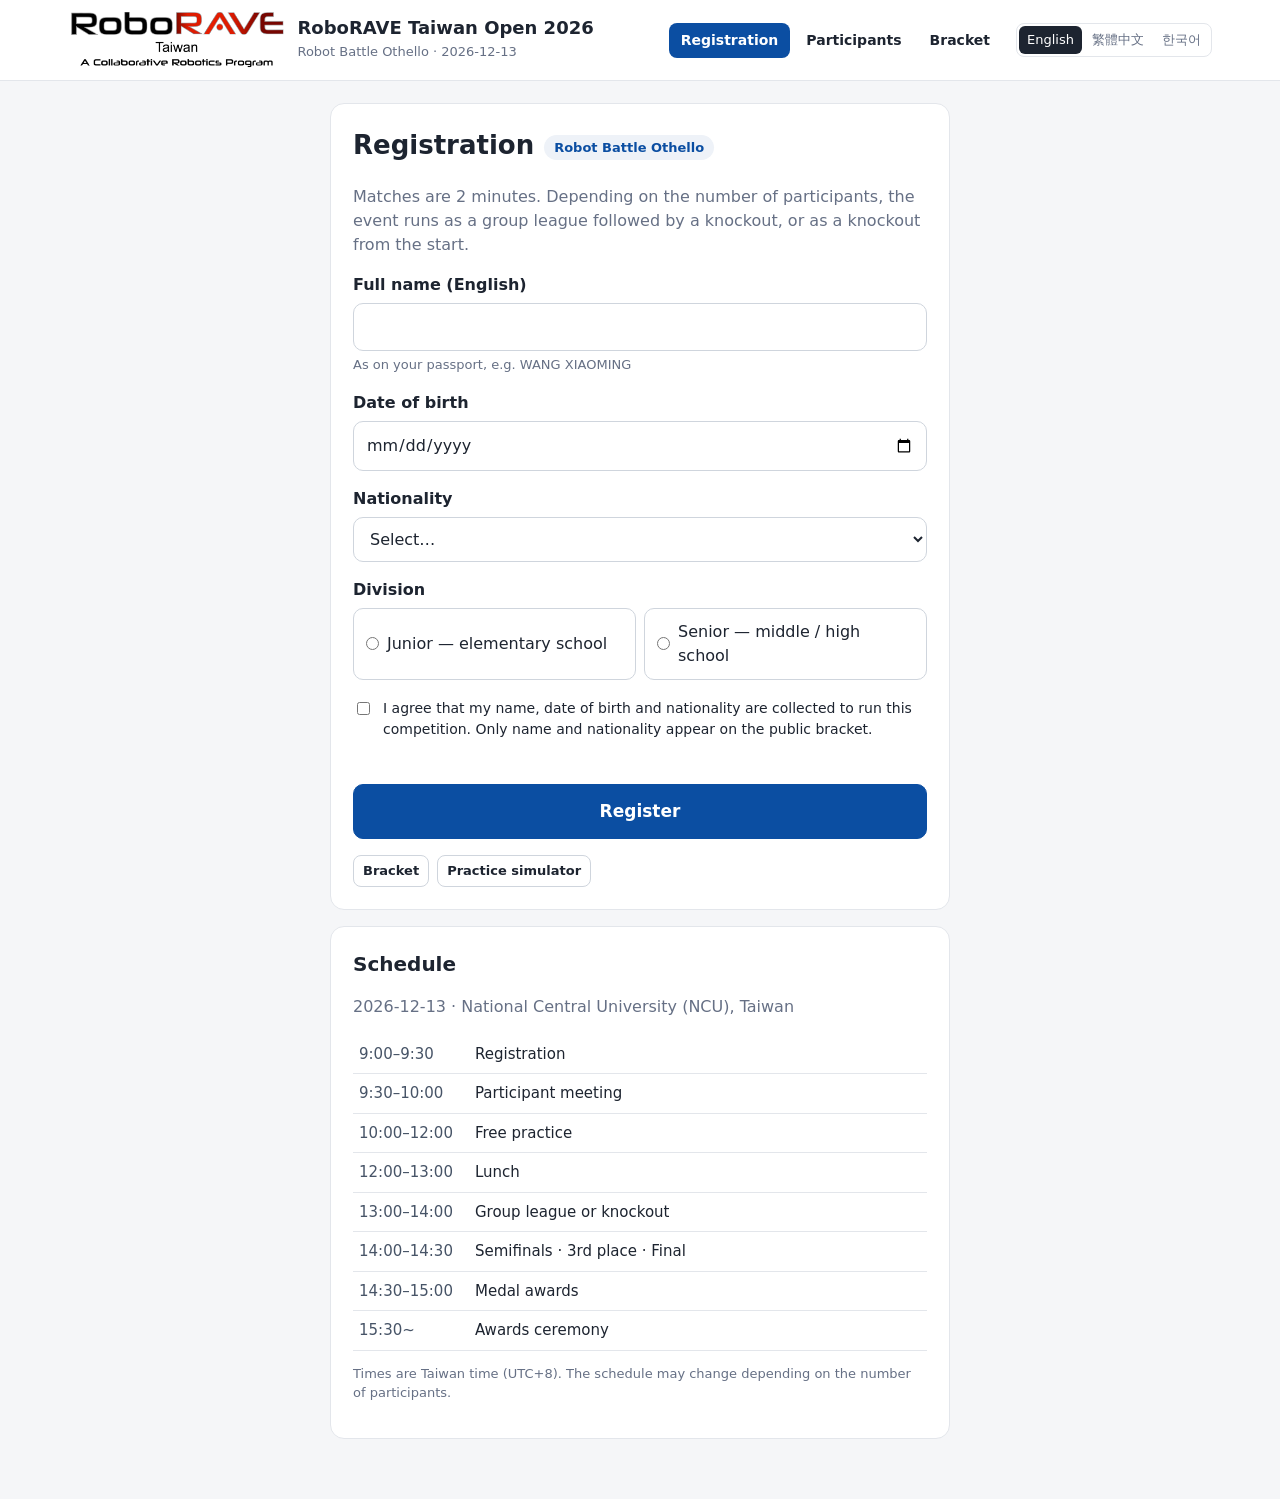
<file: index.html>
<!DOCTYPE html>
<html lang="en">
<head>
<meta charset="utf-8">
<meta name="viewport" content="width=device-width, initial-scale=1">
<title>Registration · Robot Battle Othello · RoboRAVE Taiwan Open 2026</title>
<link rel="icon" href="logo.png">
<link rel="stylesheet" href="style.css">
</head>
<body>
<header class="top"></header>
<main>
  <div class="narrow">
    <div id="demoBanner" class="banner" hidden data-t="Demo mode — data is saved only in this browser."></div>
    <div class="card" id="formCard">
      <div class="hero"><h1 data-t="Registration"></h1><span class="chip" data-t="Robot Battle Othello"></span><span class="count" id="count"></span></div>
      <p class="muted" id="intro"></p>
      <form id="f" novalidate>
        <label class="f" for="name" data-t="Full name (English)"></label>
        <input type="text" id="name" autocomplete="name" maxlength="60" autocapitalize="characters" spellcheck="false">
        <div class="hint" data-t="As on your passport, e.g. WANG XIAOMING"></div>

        <label class="f" for="dob" data-t="Date of birth"></label>
        <input type="date" id="dob" min="2005-01-01" max="2022-12-31">

        <label class="f" for="nat" data-t="Nationality"></label>
        <select id="nat"></select>
        <input type="text" id="natOther" maxlength="60" hidden style="margin-top:8px">

        <span class="f" style="display:block;margin:16px 0 6px;font-weight:600" data-t="Division"></span>
        <div class="seg">
          <label><input type="radio" name="div" value="junior"> <span data-t="Junior — elementary school"></span></label>
          <label><input type="radio" name="div" value="senior"> <span data-t="Senior — middle / high school"></span></label>
        </div>

        <label class="agree"><input type="checkbox" id="agree"> <span data-t="I agree that my name, date of birth and nationality are collected to run this competition. Only name and nationality appear on the public bracket."></span></label>
        <div class="err" id="err" role="alert"></div>
        <button class="btn pri big" type="submit" id="go" data-t="Register"></button>
      </form>
      <div class="links" id="links"></div>
    </div>

    <div class="card ok-box" id="doneCard" hidden>
      <h1 data-t="Registration complete"></h1>
      <p class="muted" data-t="Your registration number"></p>
      <div class="id" id="regId"></div>
      <p id="regWho"></p>
      <p class="muted" data-t="Keep this number for check-in on the competition day."></p>
      <button class="btn" id="again" data-t="Register another participant"></button>
    </div>
    <div class="card" id="schedCard" style="margin-top:16px">
      <h2 style="margin-top:0" data-t="Schedule"></h2>
      <p class="muted" id="schedDay"></p>
      <table class="sched"><tbody id="schedBody"></tbody></table>
      <p class="muted" style="font-size:13px" data-t="Times are Taiwan time (UTC+8). The schedule may change depending on the number of participants."></p>
    </div>
  </div>
</main>
<script src="config.js"></script>
<script src="ot.js"></script>
<script>
(function(){
  const $ = s => document.querySelector(s), t = OT.t, C = OT.C;
  document.documentElement.lang = OT.lang === 'zh' ? 'zh-Hant' : OT.lang;
  OT.header('Registration');
  OT.applyI18n();
  $('#demoBanner').hidden = !OT.demo;
  $('#intro').textContent = t('Matches are 2 minutes. Depending on the number of participants, the event runs as a group league followed by a knockout, or as a knockout from the start.');
  $('#natOther').placeholder = t('Country name');
  // nationality list (Taiwan and Korea first)
  const top = ['TW', 'KR'], all = OT.countries();
  $('#nat').innerHTML = `<option value="">${OT.esc(t('Select…'))}</option>` +
    top.map(c => `<option value="${c}">${OT.flag(c)} ${OT.esc(OT.countryName(c))}</option>`).join('') + '<option disabled>──────────</option>' +
    all.filter(([c]) => !top.includes(c)).map(([c, n]) => `<option value="${c}">${OT.flag(c)} ${OT.esc(n)}</option>`).join('') +
    `<option value="OTHER">${OT.esc(t('Other'))}…</option>`;
  $('#nat').onchange = () => { $('#natOther').hidden = $('#nat').value !== 'OTHER'; };
  const links = [];
  links.push(`<a class="btn sm" href="bracket.html">${OT.esc(t('Bracket'))}</a>`);
  if (C.NOTICE_URL) links.push(`<a class="btn sm" href="${OT.esc(C.NOTICE_URL)}" target="_blank" rel="noopener">${OT.esc(t('Rules'))}</a>`);
  if (C.SIM_URL) links.push(`<a class="btn sm" href="${OT.esc(C.SIM_URL)}" target="_blank" rel="noopener">${OT.esc(t('Practice simulator'))}</a>`);
  $('#links').innerHTML = links.join('');
  // event timetable (default until the organizer saves one)
  function schedule(st) {
    const items = OT.sched(st).items, now = OT.nowItem(items);
    $('#schedDay').textContent = `${C.DATE || ''}${C.VENUE ? ' · ' + C.VENUE : ''}`;
    $('#schedBody').innerHTML = items.map((it, k) => `<tr class="${k === now ? 'now' : ''}"><td class="tm">${OT.esc(it.start)}${it.end ? '–' + OT.esc(it.end) : '~'}</td><td>${OT.esc(OT.itemText(it))}${k === now ? ` <span class="nowtag">${OT.esc(t('Now'))}</span>` : ''}</td></tr>`).join('');
  }
  schedule(null);
  // registered count
  OT.api.state().then(s => {
    if (!s || !s.ok) return;
    schedule(s);
    if (s.settings && s.settings.reg_open === false) { $('#err').textContent = t('Registration is closed.'); $('#go').disabled = true; }
    const n = s.count != null ? s.count : s.participants.length;
    if (n) $('#count').textContent = `${t('Registered')}: ${n}`;
  }).catch(() => {});

  $('#name').addEventListener('blur', () => { $('#name').value = $('#name').value.replace(/\s+/g, ' ').trim().toUpperCase(); });
  $('#f').onsubmit = async e => {
    e.preventDefault();
    const name = $('#name').value.replace(/\s+/g, ' ').trim().toUpperCase(), dob = $('#dob').value, nat = $('#nat').value,
          natName = $('#natOther').value.trim(), div = (document.querySelector('input[name=div]:checked') || {}).value;
    const err = m => { $('#err').textContent = m; };
    if (!/^[A-Za-z][A-Za-z .'\-]{1,59}$/.test(name)) return err(t('Please enter the name in English letters.'));
    const y = +dob.slice(0, 4);
    if (!/^\d{4}-\d{2}-\d{2}$/.test(dob) || y < 2005 || y > 2022) return err(t('Please enter a valid date of birth.'));
    if (!nat || (nat === 'OTHER' && !natName)) return err(t('Please choose a nationality.'));
    if (!div) return err(t('Please choose a division.'));
    if (!$('#agree').checked) return err(t('Please agree to the data collection.'));
    err(''); $('#go').disabled = true; $('#go').textContent = t('Sending…');
    try {
      const r = await OT.api.register({ name, dob, nationality: nat, nat_name: nat === 'OTHER' ? natName : OT.countryName(nat, true), division: div, lang: OT.lang });
      if (!r.ok) {
        err(r.error === 'duplicate' ? t('This participant is already registered.') : r.error === 'closed' ? t('Registration is closed.') :
            r.error === 'bad_name' ? t('Please enter the name in English letters.') : t('Could not send. Please try again.'));
      } else {
        $('#regId').textContent = r.id;
        $('#regWho').textContent = `${name} · ${t(div === 'junior' ? 'Junior' : 'Senior')}`;
        $('#formCard').hidden = true; $('#doneCard').hidden = false; window.scrollTo(0, 0);
      }
    } catch (x) { err(t('Could not send. Please try again.')); }
    $('#go').disabled = false; $('#go').textContent = t('Register');
  };
  $('#again').onclick = () => { $('#f').reset(); $('#natOther').hidden = true; $('#doneCard').hidden = true; $('#formCard').hidden = false; };
})();
</script>
</body>
</html>
</file>
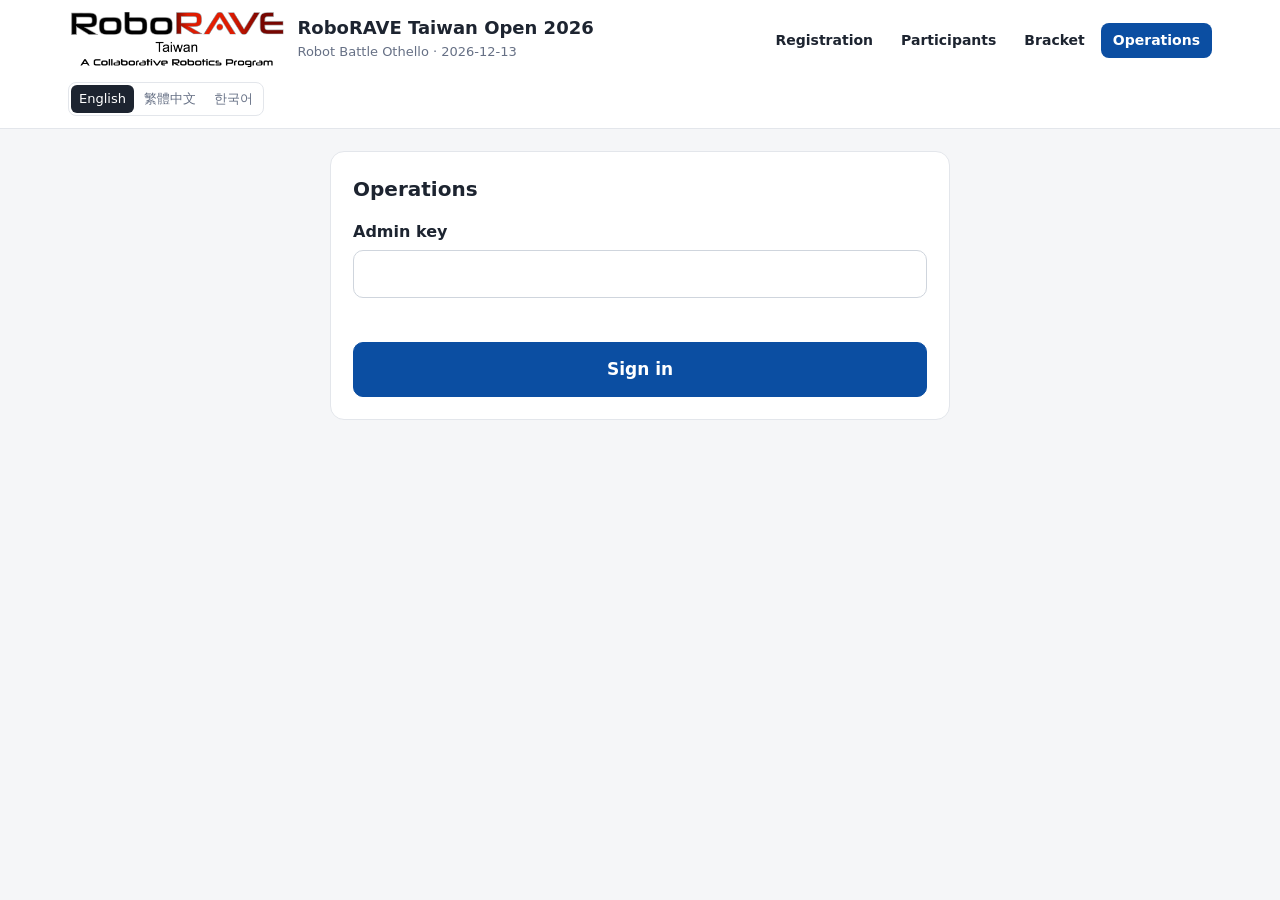
<file: admin.html>
<!DOCTYPE html>
<html lang="en">
<head>
<meta charset="utf-8">
<meta name="viewport" content="width=device-width, initial-scale=1">
<meta name="robots" content="noindex">
<title>Operations · Robot Battle Othello</title>
<link rel="icon" href="logo.png">
<link rel="stylesheet" href="style.css">
<style>
.sub{display:flex;gap:6px;flex-wrap:wrap;margin:0 0 14px}
.toolbar{display:flex;gap:8px;flex-wrap:wrap;align-items:center;margin-bottom:12px}
.toolbar select,.toolbar input{width:auto}
table.pl{width:100%;border-collapse:collapse;font-size:14px;background:#fff}
table.pl th,table.pl td{padding:7px 8px;border-bottom:1px solid var(--line);text-align:left;vertical-align:middle}
table.pl th{font-size:12px;color:var(--mute)}
table.pl select,table.pl input{padding:5px 6px;border-radius:6px;font-size:13px}
tr.wd td{opacity:.45}
.grid2{display:grid;grid-template-columns:1fr 1fr;gap:14px}
.queue .match{margin-bottom:8px}
.qh{font-size:12px;color:var(--mute);margin:12px 0 6px;font-weight:700}
#runner{position:fixed;inset:0;background:#0b1220e6;display:none;z-index:20;overflow:auto}
#runner.on{display:block}
#runner .box{max-width:980px;margin:18px auto;background:#fff;border-radius:16px;padding:18px}
.rhead{display:flex;justify-content:space-between;align-items:center;gap:10px;margin-bottom:10px}
.clock{font-size:min(18vw,120px);font-weight:800;text-align:center;font-variant-numeric:tabular-nums;line-height:1;margin:6px 0}
.clock.low{color:var(--red)}
.clock.gold{color:#b7791f}
.ctl{display:flex;gap:8px;justify-content:center;flex-wrap:wrap;margin-bottom:14px}
.teams{display:grid;grid-template-columns:1fr 1fr;gap:12px}
.team{border-radius:14px;padding:12px;color:#fff}
.team.red{background:var(--red)}.team.blue{background:var(--blue)}
.team .nm{font-size:20px;font-weight:800;min-height:1.5em}
.team .row{display:flex;align-items:center;justify-content:space-between;gap:8px;margin-top:8px;background:#ffffff22;border-radius:10px;padding:6px 8px}
.team .row b{font-size:13px;font-weight:600}
.step{display:flex;align-items:center;gap:6px}
.step button{width:40px;height:40px;border-radius:10px;border:0;background:#fff;color:#111;font-size:20px;font-weight:800;cursor:pointer}
.step .v{min-width:2.2em;text-align:center;font-size:26px;font-weight:800;font-variant-numeric:tabular-nums}
.team .tot{font-size:44px;font-weight:900;text-align:right;line-height:1}
.res{margin-top:14px;display:grid;grid-template-columns:1fr 1fr;gap:12px;align-items:end}
.res label.f{margin-top:0}
.wbtns{display:flex;gap:6px;flex-wrap:wrap}
.wbtns .btn.on{outline:3px solid #111}
.kpi{display:flex;gap:14px;flex-wrap:wrap;margin-bottom:10px;font-size:14px}
.kpi b{font-size:20px}
@media (max-width:700px){.grid2,.teams,.res{grid-template-columns:1fr}}
</style>
</head>
<body>
<header class="top"></header>
<main>
  <div id="demoBanner" class="banner" hidden></div>

  <div class="card narrow" id="login">
    <h2 data-t="Operations"></h2>
    <label class="f" for="key" data-t="Admin key"></label>
    <input type="password" id="key" autocomplete="current-password">
    <div class="err" id="loginErr"></div>
    <button class="btn pri big" id="loginBtn" data-t="Sign in"></button>
  </div>

  <div id="app" hidden>
    <div class="sub" id="sub"></div>
    <div class="toolbar">
      <span data-t="Division" id="divLbl"></span>
      <select id="divSel"><option value="junior"></option><option value="senior"></option></select>
      <button class="btn sm" id="refresh">⟳ <span data-t="Refresh"></span></button>
      <span class="count" id="syncTxt"></span>
    </div>

    <!-- participants -->
    <section id="sec-participants">
      <div class="kpi" id="kpi"></div>
      <div class="toolbar">
        <label style="display:flex;gap:6px;align-items:center"><input type="checkbox" id="regOpen"> <span data-t="Registration open"></span></label>
        <select id="pFilt"><option value="all"></option><option value="junior"></option><option value="senior"></option></select>
        <input type="search" id="pSearch" style="width:240px">
        <button class="btn sm" id="csv" data-t="Download CSV"></button>
        <button class="btn sm" id="pPrint" data-t="Print list"></button>
        <a class="btn sm" href="index.html" target="_blank" data-t="Registration page"></a>
      </div>
      <table class="pl" id="plTable"><thead><tr><th>#</th><th>ID</th><th data-t="Name"></th><th data-t="Date of birth"></th><th data-t="Nationality"></th><th data-t="Division"></th><th data-t="Status"></th><th></th></tr></thead><tbody id="plBody"></tbody></table>
      <h3 data-t="Add participant (walk-in)"></h3>
      <div class="toolbar">
        <input type="text" id="aName" placeholder="NAME" style="width:220px">
        <input type="date" id="aDob">
        <select id="aNat"></select>
        <select id="aDiv"><option value="junior"></option><option value="senior"></option></select>
        <button class="btn pri sm" id="aAdd" data-t="Add"></button>
      </div>
    </section>

    <!-- draw -->
    <section id="sec-draw" hidden>
      <div class="card">
        <div class="kpi" id="drawKpi"></div>
        <div class="toolbar">
          <label style="display:flex;gap:6px;align-items:center"><input type="checkbox" id="onlyChecked"> <span data-t="Checked-in players only"></span></label>
          <label style="display:flex;gap:6px;align-items:center;margin-left:auto"><input type="checkbox" id="pubBracket"> <b data-t="Publish bracket"></b></label>
        </div>
        <div class="grid2">
          <div><label class="f" data-t="Format"></label>
            <select id="fmt"><option value="groups"></option><option value="knockout"></option></select></div>
          <div id="grpOpts"><label class="f" data-t="Groups / advancing per group"></label>
            <div style="display:flex;gap:8px"><input type="number" id="nGroups" min="2" max="8" value="2"><input type="number" id="nAdv" min="1" max="4" value="2"></div></div>
        </div>
        <p class="muted" id="suggestTxt"></p>
        <div class="toolbar"><button class="btn pri" id="makeDraw" data-t="Make draw"></button><button class="btn" id="clearDraw" data-t="Clear draw"></button></div>
      </div>
      <div id="drawPreview" style="margin-top:14px"></div>
    </section>

    <!-- matches -->
    <section id="sec-matches" hidden>
      <div class="grid2">
        <div class="queue"><div id="queue"></div></div>
        <div><p class="muted" data-t="Click a match to run it. Results move players on automatically."></p><div id="miniBracket"></div></div>
      </div>
    </section>

    <!-- bracket -->
    <section id="sec-bracket" hidden>
      <div class="card" style="margin-bottom:14px">
        <h3 style="margin-top:0" data-t="Swap or replace players"></h3>
        <p class="muted" data-t="Swaps the places of two players in this division's draw (groups and bracket), or puts a player who is not in the draw into the place of one who is. Only players who have not finished a match can be moved."></p>
        <div class="toolbar"><select id="swA"></select><span>⇄</span><select id="swB"></select><button class="btn pri sm" id="swGo" data-t="Swap"></button></div>
      </div>
      <div id="bracketView"></div>
    </section>

    <!-- schedule -->
    <section id="sec-schedule" hidden>
      <div class="card">
        <div class="toolbar" style="justify-content:space-between"><h3 style="margin:0" data-t="Event timetable"></h3><span class="muted" id="evNow"></span></div>
        <p class="muted" data-t="Shown on the public registration page. Times are Taiwan time."></p>
        <table class="pl" id="evTable"><thead><tr><th data-t="Start"></th><th data-t="End"></th><th>한국어</th><th>English</th><th>中文</th><th></th></tr></thead><tbody id="evBody"></tbody></table>
        <div class="toolbar" style="margin-top:10px"><button class="btn sm" id="evAdd" data-t="Add row"></button><button class="btn sm" id="evReset" data-t="Restore default"></button><button class="btn pri sm" id="evSave" data-t="Save timetable"></button><span class="muted" id="evState"></span></div>
      </div>
      <div class="card" style="margin-top:14px">
        <div class="toolbar" style="justify-content:space-between"><h3 style="margin:0" data-t="Match timetable"></h3><button class="btn sm" id="mtPrint" data-t="Print"></button></div>
        <div class="toolbar">
          <label><span data-t="First match"></span> <input type="time" id="cStart" step="60"></label>
          <label><span data-t="Minutes per match"></span> <input type="number" id="cSlot" min="1" max="30" style="width:70px"></label>
          <label><span data-t="Arenas"></span> <input type="number" id="cArenas" min="1" max="8" style="width:60px"></label>
          <label><span data-t="Semifinals and finals from"></span> <input type="time" id="cFinals" step="60"></label>
          <button class="btn pri sm" id="mtAuto" data-t="Assign times automatically"></button>
        </div>
        <p class="muted" id="mtSum"></p>
        <table class="pl" id="mtTable"><thead><tr><th data-t="Time"></th><th data-t="Arena"></th><th data-t="Division"></th><th data-t="Stage"></th><th data-t="Red"></th><th data-t="Blue"></th><th data-t="Status"></th></tr></thead><tbody id="mtBody"></tbody></table>
      </div>
    </section>
  </div>
</main>

<div id="runner"><div class="box">
  <div class="rhead"><div><b id="rTitle"></b> <span class="muted" id="rId"></span></div><button class="btn sm" id="rClose" data-t="Close"></button></div>
  <div class="clock" id="clock">2:00</div>
  <div class="ctl">
    <button class="btn pri" id="tStart" data-t="Start"></button>
    <button class="btn" id="tPause" data-t="Pause"></button>
    <button class="btn" id="tReset" data-t="Reset 2:00"></button>
    <button class="btn" id="tGold" data-t="Golden point 1:00"></button>
  </div>
  <div class="teams">
    <div class="team red" id="tmRed"></div>
    <div class="team blue" id="tmBlue"></div>
  </div>
  <div class="res">
    <div><label class="f" data-t="Result"></label>
      <select id="method">
        <option value="points"></option><option value="called"></option><option value="golden"></option>
        <option value="decision"></option><option value="dq"></option><option value="forfeit"></option><option value="draw"></option>
      </select></div>
    <div><label class="f" data-t="Winner"></label><div class="wbtns" id="wbtns"></div></div>
  </div>
  <p class="muted" id="rHint" style="font-size:13px"></p>
  <div class="err" id="rErr"></div>
  <div class="toolbar" style="justify-content:flex-end"><button class="btn" id="rReopen" data-t="Reopen"></button><button class="btn pri" id="rSave" data-t="Save result"></button></div>
</div></div>

<script src="config.js"></script>
<script src="ot.js"></script>
<script>
(function(){
  const $ = s => document.querySelector(s), t = OT.t, C = OT.C, esc = OT.esc, num = OT.num;
  // admin-only translations [繁中, 한국어]
  const A = {
    'Admin key': ['管理密碼', '관리자 키'], 'Sign in': ['登入', '로그인'], 'Wrong key.': ['密碼錯誤。', '키가 맞지 않습니다.'],
    'Participants': ['參賽者', '참가자'], 'Draw': ['抽籤', '대진 편성'], 'Matches': ['比賽', '경기 진행'],
    'Refresh': ['重新整理', '새로 고침'], 'Registration open': ['開放報名', '신청 받기'], 'Download CSV': ['下載 CSV', 'CSV 받기'], 'Registration page': ['報名頁', '신청 페이지'],
    'Name': ['姓名', '이름'], 'Status': ['狀態', '상태'], 'registered': ['已報名', '신청'], 'checked-in': ['已報到', '출석'], 'withdrawn': ['退出', '불참'],
    'Add participant (walk-in)': ['新增參賽者（現場）', '참가자 추가 (현장 등록)'], 'Add': ['新增', '추가'], 'Delete': ['刪除', '삭제'],
    'Delete this participant?': ['確定刪除此參賽者？', '이 참가자를 삭제할까요?'],
    'Checked-in players only': ['只用已報到選手', '출석한 선수만'], 'Format': ['賽制', '진행 방식'],
    'Group league + knockout': ['分組循環賽＋淘汰賽', '조별리그 + 토너먼트'], 'Knockout only': ['淘汰賽', '토너먼트'],
    'Groups / advancing per group': ['組數／每組晉級人數', '조 수 / 조별 진출 인원'], 'Make draw': ['產生賽程', '대진 만들기'], 'Clear draw': ['清除賽程', '대진 지우기'],
    'Suggested for {0} players: {1}': ['{0} 位選手建議：{1}', '{0}명 기준 추천: {1}'],
    '{0} groups, top {1} advance': ['{0} 組，每組前 {1} 名晉級', '{0}개 조, 조 {1}위까지 진출'],
    'This replaces the current draw and its results. Continue?': ['將取代目前的賽程與成績，確定嗎？', '지금 대진과 결과를 모두 바꿉니다. 계속할까요?'],
    'Remove the draw for this division?': ['確定清除此組別的賽程？', '이 부문의 대진을 지울까요?'],
    'Need at least 2 players.': ['至少需要 2 位選手。', '선수가 2명 이상 필요합니다.'],
    'Ready to play': ['可進行', '진행 가능'], 'Waiting': ['等待中', '대기'], 'Finished': ['已結束', '종료'],
    'Click a match to run it. Results move players on automatically.': ['點選比賽開始進行，結果會自動晉級。', '경기를 누르면 진행 창이 열립니다. 결과를 저장하면 다음 경기로 자동 진출합니다.'],
    'Close': ['關閉', '닫기'], 'Start': ['開始', '시작'], 'Pause': ['暫停', '일시정지'], 'Reset 2:00': ['重設 2:00', '2:00 다시'], 'Golden point 1:00': ['黃金得分 1:00', '골든포인트 1:00'],
    'Blocks': ['方塊', '블록'], 'Warnings': ['警告', '경고'], 'Penalty': ['扣分', '감점'], 'Total': ['總分', '합계'],
    'Result': ['結果', '결과'], 'Points': ['得分', '점수'], 'Draw (group only)': ['和局（僅分組賽）', '무승부 (조별리그만)'],
    'Reopen': ['重新編輯', '다시 열기'], 'Save result': ['儲存結果', '결과 저장'], 'Choose the winner.': ['請選擇勝方。', '승자를 고르세요.'],
    'Saved': ['已儲存', '저장됨'], 'Saving…': ['儲存中…', '저장 중…'], 'Save failed': ['儲存失敗', '저장 실패'],
    'Total = blocks in your colour + 1 point for each opponent warning after the first − repair penalties. Scores are equal → choose golden point or decision and the winner.':
      ['總分＝己方顏色方塊＋對手第二次起每次警告 1 分－維修扣分。同分時請選黃金得分或判定並選擇勝方。', '합계 = 우리 색 블록 + 상대 경고(첫 경고 제외) 1개당 1점 − 수리 감점. 동점이면 골든포인트나 판정을 고르고 승자를 지정하세요.'],
    'All divisions': ['全部組別', '전체 부문'], 'Search by name or date of birth': ['依姓名或出生日期搜尋', '이름 또는 생년월일로 검색'], 'Print list': ['列印名單', '명단 인쇄'],
    'All participants': ['全部參賽者', '전체 참가자'], 'Showing {0} of {1}': ['顯示 {0} / {1}', '{1}명 중 {0}명 표시'],
    'active': ['參賽', '참가'], 'Draw made': ['賽程已產生', '대진 완료'],
    'Schedule': ['賽程時間表', '일정'], 'Event timetable': ['大會時間表', '대회 일정표'], 'Match timetable': ['比賽時間表', '경기 시간표'],
    'Shown on the public registration page. Times are Taiwan time.': ['顯示於公開報名頁。時間為台灣時間。', '공개 신청 페이지에 표시됩니다. 시간은 대만 시간입니다.'],
    'Start': ['開始', '시작'], 'End': ['結束', '끝'], 'Add row': ['新增一列', '행 추가'], 'Restore default': ['恢復預設', '기본값으로'], 'Save timetable': ['儲存時間表', '일정표 저장'],
    'Unsaved changes': ['尚未儲存', '저장 안 됨'], 'Default timetable (not saved yet)': ['預設時間表（尚未儲存）', '기본 일정표 (아직 저장 전)'], 'Now': ['進行中', '지금'],
    'First match': ['第一場', '첫 경기'], 'Minutes per match': ['每場分鐘', '경기당 분'], 'Arenas': ['場地數', '경기장 수'], 'Semifinals and finals from': ['準決賽與決賽開始', '준결승·결승 시작'],
    'Assign times automatically': ['自動排定時間', '시간 자동 배정'], 'Print': ['列印', '인쇄'], 'Time': ['時間', '시간'], 'Arena': ['場地', '경기장'], 'Stage': ['階段', '단계'], 'Red': ['紅方', '레드'], 'Blue': ['藍方', '블루'],
    'Assign times to all unfinished matches? Times you typed by hand are replaced.': ['要為所有未完成的比賽排定時間嗎？手動輸入的時間會被取代。', '끝나지 않은 모든 경기에 시간을 배정할까요? 직접 입력한 시간은 바뀝니다.'],
    '{0} matches · main block ends {1} · semifinals/finals from {2} · last match starts {3}': ['{0} 場・主賽程至 {1}・準決賽／決賽 {2} 起・最後一場 {3} 開始', '{0}경기 · 본경기 {1} 종료 · 준결승/결승 {2}부터 · 마지막 경기 {3} 시작'],
    '{0} matches · last match starts {1}': ['{0} 場・最後一場 {1} 開始', '{0}경기 · 마지막 경기 {1} 시작'],
    'The main block runs past the semifinal start time. Add arenas, shorten the match interval or move the finals later.': ['主賽程超過準決賽開始時間。請增加場地、縮短間隔或延後決賽。', '본경기가 준결승 시작 시간을 넘깁니다. 경기장을 늘리거나 간격을 줄이거나 결승 시간을 늦추세요.'],
    'No matches yet. Make the draw first.': ['尚無比賽，請先抽籤。', '아직 경기가 없습니다. 먼저 대진을 만드세요.'],
    'Not scheduled': ['未排定', '미배정'], 'pending': ['等待', '대기'], 'live': ['進行中', '진행 중'], 'done': ['結束', '종료'],
    'Swap or replace players': ['交換或替換選手', '선수 자리 바꾸기 / 교체'], 'Swap': ['交換', '바꾸기'],
    "Swaps the places of two players in this division's draw (groups and bracket), or puts a player who is not in the draw into the place of one who is. Only players who have not finished a match can be moved.":
      ['交換本組別賽程中兩位選手的位置（分組與淘汰賽），或以未在賽程中的選手替換。只能移動尚未完成比賽的選手。', '이 부문 대진(조와 토너먼트)에서 두 선수의 자리를 맞바꾸거나, 대진에 없는 선수를 대진에 있는 선수 자리에 넣습니다. 끝난 경기가 없는 선수만 옮길 수 있습니다.'],
    '(not in draw)': ['（不在賽程中）', '(대진에 없음)'], 'Choose two different players.': ['請選擇兩位不同選手。', '서로 다른 두 선수를 고르세요.'],
    'has a finished match and cannot be moved.': ['已有完成的比賽，無法移動。', '선수는 끝난 경기가 있어 옮길 수 없습니다.'], 'Swap {0} and {1}?': ['交換 {0} 與 {1}？', '{0} ↔ {1} 자리를 바꿀까요?'],
    'Publish bracket': ['公開賽程表', '대진표 공개'], 'Publish the bracket on the public page now?': ['現在要在公開頁面公布賽程表嗎？', '공개 대진표 페이지에 지금 대진표를 공개할까요?'],
  };
  const T0 = OT.t; const T = (s, ...a) => { const r = OT.lang === 'en' ? s : ((A[s] || [])[OT.lang === 'zh' ? 0 : 1]); return r ? (a.length ? r.replace(/\{(\d)\}/g, (_, i) => a[i]) : r) : T0(s, ...a); };
  const tt = el => (el || document).querySelectorAll('[data-t]').forEach(e => { e.textContent = T(e.dataset.t); });
  OT.header('Operations', { admin: true }); tt();
  const divName = d => T(d === 'junior' ? 'Junior' : 'Senior');
  document.querySelectorAll('#divSel option,#aDiv option,#pFilt option').forEach(o => o.textContent = o.value === 'all' ? T('All divisions') : divName(o.value));
  $('#pSearch').placeholder = T('Search by name or date of birth') + ' (LEE / 2016-11-22)';
  $('#fmt').options[0].textContent = T('Group league + knockout'); $('#fmt').options[1].textContent = T('Knockout only');
  const mNames = { points: T('Points'), called: T('Called game'), golden: T('Golden point'), decision: T('Decision'), dq: T('Disqualification'), forfeit: T('Forfeit'), draw: T('Draw (group only)') };
  [...$('#method').options].forEach(o => o.textContent = mNames[o.value]);
  $('#rHint').textContent = T('Total = blocks in your colour + 1 point for each opponent warning after the first − repair penalties. Scores are equal → choose golden point or decision and the winner.');
  if (OT.demo) { $('#demoBanner').hidden = false; $('#demoBanner').textContent = t('Demo mode — data is saved only in this browser.') + ' Admin key: demo'; }

  let KEY = sessionStorage.getItem('ot.key') || '', S = null, tab = 'participants', div = 'junior';
  const SUBS = [['participants', 'Participants'], ['draw', 'Draw'], ['schedule', 'Schedule'], ['matches', 'Matches'], ['bracket', 'Bracket']];
  $('#sub').innerHTML = SUBS.map(([k, n]) => `<button class="btn sm" data-s="${k}">${esc(T(n))}</button>`).join('');
  $('#sub').onclick = e => { const b = e.target.closest('[data-s]'); if (b) { tab = b.dataset.s; render(); } };
  $('#divSel').onchange = e => { div = e.target.value; render(); };

  async function api(op, data) {
    $('#syncTxt').textContent = T('Saving…');
    try {
      const r = await OT.api.admin(KEY, op, data);
      if (!r.ok) throw new Error(r.error || 'error');
      S = r; $('#syncTxt').textContent = `${T('Saved')} ${new Date().toLocaleTimeString()}`; render(); return r;
    } catch (e) { $('#syncTxt').textContent = `${T('Save failed')}: ${e.message}`; throw e; }
  }
  async function login() {
    $('#loginErr').textContent = '';
    try {
      const r = await OT.api.admin(KEY, 'state');
      if (!r.ok) { $('#loginErr').textContent = T('Wrong key.'); sessionStorage.removeItem('ot.key'); return; }
      sessionStorage.setItem('ot.key', KEY); S = r; $('#login').hidden = true; $('#app').hidden = false; render();
    } catch (e) { $('#loginErr').textContent = e.message; }
  }
  $('#loginBtn').onclick = () => { KEY = $('#key').value.trim(); login(); };
  $('#key').onkeydown = e => { if (e.key === 'Enter') $('#loginBtn').click(); };
  $('#refresh').onclick = () => api('state');
  if (KEY) login();
  setInterval(() => { if (S && !$('#runner').classList.contains('on') && !(document.activeElement && document.activeElement.closest('#sec-schedule,#plBody'))) OT.api.admin(KEY, 'state').then(r => { if (r.ok) { S = r; render(); } }).catch(() => {}); }, 30000);

  const Pmap = () => new Map(S.participants.map(p => [p.id, p]));
  const active = d => S.participants.filter(p => p.division === d && p.status !== 'withdrawn' && (!$('#onlyChecked').checked || p.status === 'checked-in'));
  const drawOf = d => S.draws.find(x => x.division === d);

  function render() {
    if (!S) return;
    document.querySelectorAll('#sub [data-s]').forEach(b => b.classList.toggle('pri', b.dataset.s === tab));
    SUBS.forEach(([k]) => $('#sec-' + k).hidden = k !== tab);
    $('#divLbl').hidden = $('#divSel').hidden = tab === 'participants' || tab === 'schedule';
    $('#regOpen').checked = !!(S.settings && S.settings.reg_open);
    $('#pubBracket').checked = !!(S.settings && S.settings.bracket_public);
    if (tab === 'participants') renderParticipants();
    if (tab === 'draw') renderDraw();
    if (tab === 'matches') renderMatches();
    if (tab === 'bracket') { $('#bracketView').innerHTML = OT.renderDivision(div, S, { click: true }); renderSwap(); }
    if (tab === 'schedule') renderSchedule();
  }

  /* ---------- participants ---------- */
  const natOpts = sel => `<option value="">—</option>` + OT.countries().map(([c, n]) => `<option value="${c}"${c === sel ? ' selected' : ''}>${OT.flag(c)} ${esc(n)}</option>`).join('') + `<option value="OTHER"${sel === 'OTHER' ? ' selected' : ''}>${esc(t('Other'))}</option>`;
  $('#aNat').innerHTML = natOpts('');
  let pFilt = 'all';
  function renderParticipants() {
    const all = S.participants.slice().sort((a, b) => String(a.id).localeCompare(String(b.id)));
    // search: name letters and/or date-of-birth digits (2016-11-22, 20161122, 2016.11.22, 2016, 1122 …)
    const nm = v => String(v || '').replace(/[^A-Za-z가-힣']/g, ' ').replace(/\s+/g, ' ').trim().toUpperCase();
    const raw = $('#pSearch').value.trim(), qn = nm(raw), qd = raw.replace(/\D/g, '');
    const hit = p => (!qn || nm(p.name).includes(qn)) && (!qd || String(p.dob).replace(/\D/g, '').includes(qd));
    const L = all.filter(p => (pFilt === 'all' || p.division === pFilt) && hit(p));
    const n = (d, s) => all.filter(p => (!d || p.division === d) && (!s || p.status === s)).length;
    const act = d => all.filter(p => (!d || p.division === d) && p.status !== 'withdrawn').length;
    $('#kpi').innerHTML = `<span>${esc(T('All participants'))} · <b>${act()}</b></span>` +
      ['junior', 'senior'].map(d => `<span>${esc(divName(d))} · <b>${act(d)}</b> <span class="muted">(${esc(T('checked-in'))} ${n(d, 'checked-in')})</span></span>`).join('') +
      `<span>${esc(T('registered'))}: <b>${n(0, 'registered')}</b></span><span>${esc(T('checked-in'))}: <b>${n(0, 'checked-in')}</b></span><span>${esc(T('withdrawn'))}: <b>${n(0, 'withdrawn')}</b></span>` +
      (L.length !== all.length ? `<span class="muted">${esc(T('Showing {0} of {1}', L.length, all.length))}</span>` : '');
    $('#plBody').innerHTML = L.map((p, i) => `<tr class="${p.status === 'withdrawn' ? 'wd' : ''}" data-id="${esc(p.id)}">
      <td class="muted">${i + 1}</td><td>${esc(p.id)}</td><td><input type="text" data-k="name" value="${esc(p.name)}"></td><td>${esc(p.dob)}</td>
      <td>${OT.flag(p.nationality)} ${esc(OT.natLabel(p))}</td>
      <td><select data-k="division"><option value="junior"${p.division === 'junior' ? ' selected' : ''}>${esc(divName('junior'))}</option><option value="senior"${p.division === 'senior' ? ' selected' : ''}>${esc(divName('senior'))}</option></select></td>
      <td><select data-k="status">${['registered', 'checked-in', 'withdrawn'].map(s => `<option value="${s}"${p.status === s ? ' selected' : ''}>${esc(T(s))}</option>`).join('')}</select></td>
      <td><button class="btn sm" data-del="${esc(p.id)}">${esc(T('Delete'))}</button></td></tr>`).join('');
  }
  $('#pFilt').onchange = e => { pFilt = e.target.value; renderParticipants(); };
  $('#pSearch').oninput = () => renderParticipants();
  $('#pPrint').onclick = () => window.print();
  $('#plBody').addEventListener('change', e => {
    const tr = e.target.closest('tr'), k = e.target.dataset.k; if (!tr || !k) return;
    let v = e.target.value; if (k === 'name') v = v.replace(/\s+/g, ' ').trim().toUpperCase();
    api('participant', { p: { id: tr.dataset.id, [k]: v } });
  });
  $('#plBody').addEventListener('click', e => { const id = e.target.dataset.del; if (id && confirm(T('Delete this participant?'))) api('delete', { id }); });
  $('#regOpen').onchange = e => api('settings', { reg_open: e.target.checked });
  $('#pubBracket').onchange = e => { if (e.target.checked && !confirm(T('Publish the bracket on the public page now?'))) { e.target.checked = false; return; } api('settings', { bracket_public: e.target.checked }); };
  $('#aAdd').onclick = () => {
    const name = $('#aName').value.replace(/\s+/g, ' ').trim().toUpperCase(), nat = $('#aNat').value;
    if (!name) return;
    api('participant', { p: { name, dob: $('#aDob').value, nationality: nat || 'OTHER', nat_name: nat && nat !== 'OTHER' ? OT.countryName(nat, true) : '', division: $('#aDiv').value, status: 'checked-in' } })
      .then(() => { $('#aName').value = ''; $('#aDob').value = ''; });
  };
  $('#csv').onclick = () => {
    const H = ['id', 'name', 'dob', 'nationality', 'nat_name', 'division', 'status', 'created'];
    const csv = '﻿' + [H.join(',')].concat(S.participants.map(p => H.map(h => `"${String(p[h] == null ? '' : p[h]).replace(/"/g, '""')}"`).join(','))).join('\r\n');
    const a = document.createElement('a'); a.href = URL.createObjectURL(new Blob([csv], { type: 'text/csv' })); a.download = 'othello_participants.csv'; a.click();
  };

  /* ---------- draw ---------- */
  $('#fmt').onchange = () => { $('#grpOpts').style.visibility = $('#fmt').value === 'groups' ? 'visible' : 'hidden'; };
  $('#onlyChecked').onchange = renderDraw;
  let fmtTouched = false; ['#fmt', '#nGroups', '#nAdv'].forEach(s => $(s).addEventListener('input', () => fmtTouched = true));
  function renderDraw() {
    const n = active(div).length, sg = OT.suggest(n), d = drawOf(div);
    if (!fmtTouched) { $('#fmt').value = sg.format; if (sg.groups) $('#nGroups').value = sg.groups; $('#nAdv').value = sg.adv || 2; $('#fmt').onchange(); }
    $('#drawKpi').innerHTML = `<span>${esc(divName(div))} · ${esc(T('active'))} <b>${n}</b></span>` + (d ? `<span class="chip">${esc(T('Draw made'))}: ${esc(d.format === 'groups' ? T('Group league + knockout') : T('Knockout only'))}</span>` : '');
    $('#suggestTxt').textContent = T('Suggested for {0} players: {1}', n, sg.format === 'groups' ? T('{0} groups, top {1} advance', sg.groups, sg.adv) : T('Knockout only'));
    $('#drawPreview').innerHTML = OT.renderDivision(div, S, {});
  }
  $('#makeDraw').onclick = async () => {
    const P = active(div);
    if (P.length < 2) return alert(T('Need at least 2 players.'));
    if (drawOf(div) && !confirm(T('This replaces the current draw and its results. Continue?'))) return;
    const d = OT.makeDraw(div, P, { format: $('#fmt').value, groups: +$('#nGroups').value, adv: +$('#nAdv').value });
    OT.propagate(div, { format: d.format, json: d.json }, d.matches); // byes
    await api('draw', { division: div, format: d.format, json: d.json, matches: d.matches });
  };
  $('#clearDraw').onclick = () => { if (drawOf(div) && confirm(T('Remove the draw for this division?'))) api('draw', { division: div, format: '', matches: [] }); };

  /* ---------- matches ---------- */
  const real = v => v && !String(v).startsWith('@');
  function renderMatches() {
    const P = Pmap(), M = S.matches.filter(m => m.division === div);
    const order = m => (m.stage === 'G' ? 0 : 100) + (+m.round || 0) * 10 + (m.grp === '3P' ? 5 : 0);
    const tk = m => OT.toMin(m.time) ?? 1e4;
    const ready = M.filter(m => m.status !== 'done' && real(m.red) && real(m.blue)).sort((a, b) => tk(a) - tk(b) || order(a) - order(b) || String(a.grp).localeCompare(b.grp) || a.slot - b.slot);
    const wait = M.filter(m => m.status !== 'done' && !(real(m.red) && real(m.blue)));
    const done = M.filter(m => m.status === 'done' && m.method !== 'bye').sort((a, b) => String(b.updated).localeCompare(String(a.updated)));
    const label = m => OT.stageLabel(m, S);
    const block = (title, L) => `<div class="qh">${esc(title)} (${L.length})</div>` + L.map(m => `<div class="muted" style="font-size:12px">${esc(label(m))}</div>${OT.matchLine(m, P, { click: true })}`).join('');
    $('#queue').innerHTML = drawOf(div) ? block(T('Ready to play'), ready) + block(T('Waiting'), wait) + block(T('Finished'), done) : `<p class="muted">${esc(t('Not drawn yet'))}</p>`;
    $('#miniBracket').innerHTML = OT.renderDivision(div, S, { click: true });
  }
  document.addEventListener('click', e => { const m = e.target.closest('.match.clickable'); if (m) openRunner(m.dataset.id); });

  /* ---------- schedule ---------- */
  let EV = null, evDirty = false;
  const evRow = (it, k) => `<tr data-k="${k}"><td><input type="text" data-f="start" value="${esc(it.start)}" placeholder="13:00" style="width:64px"></td><td><input type="text" data-f="end" value="${esc(it.end)}" placeholder="—" style="width:64px"></td>` +
    ['ko', 'en', 'zh'].map(f => `<td><input type="text" data-f="${f}" value="${esc(it[f] || '')}"></td>`).join('') + `<td><button class="btn sm" data-evdel="${k}">✕</button></td></tr>`;
  function renderSchedule() {
    const sc = OT.sched(S);
    if (!evDirty) EV = sc.items.map(i => Object.assign({}, i));
    const now = OT.nowItem(EV);
    $('#evBody').innerHTML = EV.map(evRow).join('');
    if (now >= 0) $('#evBody').children[now].style.background = '#eefaf3';
    $('#evNow').textContent = now >= 0 ? `${T('Now')}: ${OT.itemText(EV[now])}` : '';
    $('#evState').textContent = evDirty ? T('Unsaved changes') : sc.saved ? '' : T('Default timetable (not saved yet)');
    const c = sc.cfg, pad = v => { const m = OT.toMin(v); return m == null ? '' : `${String(Math.floor(m / 60)).padStart(2, '0')}:${String(m % 60).padStart(2, '0')}`; };
    if (document.activeElement.closest('#sec-schedule .toolbar') == null) { $('#cStart').value = pad(c.start); $('#cSlot').value = c.slot; $('#cArenas').value = c.arenas; $('#cFinals').value = pad(c.finals); }
    const P = Pmap(), nm = id => !id ? '—' : String(id).startsWith('@') ? `${t('Group')} ${id.slice(1, 2)} #${id.slice(2)}` : (P.get(id) ? P.get(id).name : id);
    const M = S.matches.filter(m => m.method !== 'bye').slice().sort((a, b) => (OT.toMin(a.time) ?? 1e4) - (OT.toMin(b.time) ?? 1e4) || (+a.arena || 0) - (+b.arena || 0) || String(a.id).localeCompare(String(b.id)));
    $('#mtBody').innerHTML = M.length ? M.map(m => `<tr data-id="${esc(m.id)}"${m.status === 'done' ? ' class="wd"' : ''}><td><input type="text" data-f="time" value="${esc(m.time || '')}" placeholder="${esc(T('Not scheduled'))}" style="width:80px"></td><td><input type="number" data-f="arena" min="1" max="8" value="${esc(m.arena || '')}" style="width:56px"></td>` +
      `<td>${esc(divName(m.division))}</td><td>${esc(OT.stageLabel(m, S))}</td><td>${esc(nm(m.red))}</td><td>${esc(nm(m.blue))}</td><td>${esc(T(m.status || 'pending'))}${m.status === 'done' && m.winner ? ' · ' + esc(nm(m.winner)) : ''}</td></tr>`).join('')
      : `<tr><td colspan="7" class="muted">${esc(T('No matches yet. Make the draw first.'))}</td></tr>`;
    const timed = M.filter(m => m.time);
    if (timed.length) {
      const last = timed.reduce((a, m) => Math.max(a, OT.toMin(m.time)), 0);
      $('#mtSum').textContent = T('{0} matches · last match starts {1}', timed.length, OT.fromMin(last));
    } else $('#mtSum').textContent = '';
  }
  const readEV = () => { $('#evBody').querySelectorAll('tr').forEach(tr => { const it = EV[+tr.dataset.k]; tr.querySelectorAll('input').forEach(i => it[i.dataset.f] = i.value.trim()); }); };
  $('#evBody').addEventListener('input', () => { readEV(); evDirty = true; $('#evState').textContent = T('Unsaved changes'); });
  $('#evBody').addEventListener('click', e => { const k = e.target.dataset.evdel; if (k == null) return; readEV(); EV.splice(+k, 1); evDirty = true; renderSchedule(); });
  $('#evAdd').onclick = () => { readEV(); const l = EV[EV.length - 1]; EV.push({ start: l ? (l.end || l.start) : '', end: '', ko: '', en: '', zh: '' }); evDirty = true; renderSchedule(); };
  $('#evReset').onclick = () => { EV = OT.DEFAULT_ITEMS.map(i => Object.assign({}, i)); evDirty = true; renderSchedule(); };
  const cfgNow = () => ({ start: $('#cStart').value, slot: +$('#cSlot').value || 5, arenas: +$('#cArenas').value || 1, finals: $('#cFinals').value });
  const hm = v => { const m = OT.toMin(v); return m == null ? '' : OT.fromMin(m); };
  $('#evSave').onclick = async () => {
    readEV(); const items = EV.filter(i => i.start || i.ko || i.en || i.zh).map(i => Object.assign({}, i, { start: hm(i.start), end: hm(i.end) }));
    const c = cfgNow(); await api('schedule', { items, cfg: Object.assign(c, { start: hm(c.start), finals: hm(c.finals) }) }); evDirty = false; renderSchedule();
  };
  $('#mtAuto').onclick = async () => {
    if (!S.matches.length) return alert(T('No matches yet. Make the draw first.'));
    if (S.matches.some(m => m.time) && !confirm(T('Assign times to all unfinished matches? Times you typed by hand are replaced.'))) return;
    const c = cfgNow(); c.start = hm(c.start) || '13:00'; c.finals = hm(c.finals);
    const r = OT.autoSchedule(S, c);
    readEV(); const sc = OT.sched(S);
    await api('schedule', { items: evDirty ? sc.items : EV, cfg: c });
    await api('matches', { rows: r.rows });
    $('#mtSum').textContent = r.finalsStart ? T('{0} matches · main block ends {1} · semifinals/finals from {2} · last match starts {3}', r.count, r.mainEnd, r.finalsStart, OT.fromMin(OT.toMin(r.end) - c.slot))
      : T('{0} matches · last match starts {1}', r.count, OT.fromMin(OT.toMin(r.end) - c.slot));
    if (c.finals && OT.toMin(r.mainEnd) > OT.toMin(c.finals)) $('#mtSum').textContent += ' — ' + T('The main block runs past the semifinal start time. Add arenas, shorten the match interval or move the finals later.');
  };
  $('#mtBody').addEventListener('change', e => {
    const tr = e.target.closest('tr'), f = e.target.dataset.f; if (!tr || !f) return;
    let v = e.target.value.trim(); if (f === 'time') { v = hm(v); e.target.value = v; }
    api('matches', { rows: [{ id: tr.dataset.id, [f]: v }] });
  });
  $('#mtPrint').onclick = () => { document.body.classList.add('print-mt'); window.print(); setTimeout(() => document.body.classList.remove('print-mt'), 500); };

  /* ---------- swap / replace players ---------- */
  const drawIds = d => { const dr = drawOf(d); if (!dr) return []; const J = JSON.parse(dr.json || '{}'); return [...new Set([].concat(...(J.groups || []), ...(J.first || [])).filter(v => v && !String(v).startsWith('@')))]; };
  const playedDone = id => S.matches.some(m => m.status === 'done' && m.method !== 'bye' && (m.red === id || m.blue === id));
  function renderSwap() {
    const P = Pmap(), inD = drawIds(div), opt = id => `<option value="${esc(id)}">${esc(id)} · ${esc(P.get(id) ? P.get(id).name : id)}${playedDone(id) ? ' ✓' : ''}</option>`;
    const others = S.participants.filter(p => p.division === div && p.status !== 'withdrawn' && !inD.includes(p.id)).map(p => p.id);
    $('#swA').innerHTML = inD.map(opt).join('');
    $('#swB').innerHTML = inD.map(opt).join('') + (others.length ? `<optgroup label="${esc(T('(not in draw)'))}">${others.map(opt).join('')}</optgroup>` : '');
    if (inD.length > 1) $('#swB').selectedIndex = 1;
    $('#swGo').disabled = !inD.length;
  }
  $('#swGo').onclick = async () => {
    const a = $('#swA').value, b = $('#swB').value, P = Pmap(), n = id => (P.get(id) || {}).name || id;
    if (!a || !b || a === b) return alert(T('Choose two different players.'));
    for (const x of [a, b]) if (playedDone(x)) return alert(`${n(x)} ${T('has a finished match and cannot be moved.')}`);
    if (!confirm(T('Swap {0} and {1}?', n(a), n(b)))) return;
    const dr = drawOf(div), J = JSON.parse(dr.json || '{}'), f = x => x === a ? b : x === b ? a : x;
    if (J.groups) J.groups = J.groups.map(g => g.map(f));
    if (J.first) J.first = J.first.map(pr => pr.map(f));
    const M = S.matches.filter(m => m.division === div).map(m => Object.assign({}, m, { red: f(m.red), blue: f(m.blue), winner: f(m.winner) }));
    OT.propagate(div, { format: dr.format, json: J }, M);
    await api('draw', { division: div, format: dr.format, json: J, matches: M });
  };

  /* ---------- match runner ---------- */
  let R = null, tm = { left: C.MATCH_SEC || 120, run: false, last: 0, gold: false };
  const fmtT = x => { const s = Math.ceil(Math.max(0, x)); return `${Math.floor(s / 60)}:${String(s % 60).padStart(2, '0')}`; };
  let ac = null; const beep = (f, d) => { try { ac = ac || new (window.AudioContext || window.webkitAudioContext)(); const o = ac.createOscillator(), g = ac.createGain(); o.frequency.value = f; g.gain.value = .15; o.connect(g); g.connect(ac.destination); o.start(); o.stop(ac.currentTime + d); } catch (e) {} };
  function drawClock() { const c = $('#clock'); c.textContent = fmtT(tm.left); c.classList.toggle('low', tm.left <= 10 && !tm.gold); c.classList.toggle('gold', tm.gold); }
  function tick(now) {
    if (!tm.run) return;
    const dt = (now - tm.last) / 1000; tm.last = now; const before = tm.left; tm.left -= dt;
    if (Math.ceil(before) !== Math.ceil(tm.left) && tm.left <= 10 && tm.left > 0) beep(880, .08);
    if (tm.left <= 0) { tm.left = 0; tm.run = false; beep(440, .9); }
    drawClock(); if (tm.run) requestAnimationFrame(tick);
  }
  $('#tStart').onclick = () => { if (tm.run || tm.left <= 0) return; tm.run = true; tm.last = performance.now(); beep(1200, .15); requestAnimationFrame(tick); if (R && R.m.status !== 'live' && R.m.status !== 'done') api('matches', { rows: [{ id: R.m.id, status: 'live' }] }).catch(() => {}); };
  $('#tPause').onclick = () => { tm.run = false; };
  $('#tReset').onclick = () => { tm.run = false; tm.gold = false; tm.left = C.MATCH_SEC || 120; drawClock(); };
  $('#tGold').onclick = () => { tm.run = false; tm.gold = true; tm.left = C.GOLDEN_SEC || 60; drawClock(); if (R) { $('#method').value = 'golden'; sync(); } };

  function openRunner(id) {
    const m = S.matches.find(x => x.id === id); if (!m || !real(m.red) || !real(m.blue)) return;
    const P = Pmap();
    R = { m, v: { red: { b: m.status === 'done' ? num(m.red_score) || 0 : 0, w: num(m.red_warn) || 0, pen: 0 }, blue: { b: m.status === 'done' ? num(m.blue_score) || 0 : 0, w: num(m.blue_warn) || 0, pen: 0 } }, winner: m.winner || '', method: m.method || 'points', locked: m.status === 'done' };
    if (m.status === 'done') { R.v.red.b -= Math.max(0, R.v.blue.w - 1); R.v.blue.b -= Math.max(0, R.v.red.w - 1); R.v.red.b = Math.max(0, R.v.red.b); R.v.blue.b = Math.max(0, R.v.blue.b); }
    $('#rTitle').innerHTML = m.stage === 'G' ? `${esc(t('Group'))} ${esc(m.grp)} · ${esc(t('Round'))} ${esc(m.round)}` : m.grp === '3P' ? esc(t('3rd place')) : esc(OT.roundName(+m.round, JSON.parse(drawOf(m.division).json || '{}').rounds || 1));
    $('#rId').textContent = `${divName(m.division)} · ${m.id}`;
    [...$('#method').options].forEach(o => o.hidden = o.value === 'draw' && m.stage !== 'G');
    $('#method').value = R.method;
    tm = { left: C.MATCH_SEC || 120, run: false, last: 0, gold: false }; drawClock();
    const team = (side, id) => `<div class="nm">${OT.nameOf(id, P)}</div>
      ${[['b', 'Blocks', 0, C.CALLED || 11], ['w', 'Warnings', 0, 9], ['pen', 'Penalty', 0, 9]].map(([k, n, lo, hi]) => `<div class="row"><b>${esc(T(n))}</b><div class="step"><button data-s="${side}" data-k="${k}" data-d="-1" data-lo="${lo}" data-hi="${hi}">−</button><span class="v" id="v-${side}-${k}"></span><button data-s="${side}" data-k="${k}" data-d="1" data-lo="${lo}" data-hi="${hi}">+</button></div></div>`).join('')}
      <div class="row"><b>${esc(T('Total'))}</b><span class="tot" id="tot-${side}"></span></div>`;
    $('#tmRed').innerHTML = team('red', m.red); $('#tmBlue').innerHTML = team('blue', m.blue);
    $('#runner').classList.add('on'); $('#rErr').textContent = ''; sync();
  }
  const total = side => { const o = side === 'red' ? 'blue' : 'red'; return Math.max(0, R.v[side].b + Math.max(0, R.v[o].w - 1) - R.v[side].pen); };
  function sync() {
    for (const s of ['red', 'blue']) { for (const k of ['b', 'w', 'pen']) $(`#v-${s}-${k}`).textContent = R.v[s][k]; $(`#tot-${s}`).textContent = total(s); }
    const P = Pmap(), m = R.m, meth = $('#method').value, tr = total('red'), tb = total('blue');
    if (meth === 'points' || meth === 'called') { R.winner = tr > tb ? m.red : tb > tr ? m.blue : ''; if (R.v.red.b === (C.CALLED || 11) || R.v.blue.b === (C.CALLED || 11)) { if (meth === 'points') { $('#method').value = 'called'; } } }
    if (meth === 'draw') R.winner = '';
    $('#wbtns').innerHTML = [m.red, m.blue].map((id, i) => `<button class="btn ${i ? '' : 'red'}${R.winner === id ? ' on' : ''}" data-w="${esc(id)}" style="${i ? 'background:var(--blue);color:#fff;border-color:var(--blue)' : ''}">${OT.nameOf(id, P)}</button>`).join('');
    $('#rSave').disabled = R.locked; $('#rReopen').hidden = !R.locked;
    document.querySelectorAll('#runner .step button, #method, #wbtns button').forEach(b => b.disabled = R.locked);
  }
  $('#runner').addEventListener('click', e => {
    const b = e.target.closest('.step button');
    if (b && R && !R.locked) { const v = R.v[b.dataset.s]; v[b.dataset.k] = Math.max(+b.dataset.lo, Math.min(+b.dataset.hi, v[b.dataset.k] + +b.dataset.d)); sync(); return; }
    const w = e.target.closest('[data-w]');
    if (w && R && !R.locked) {
      const pick = w.dataset.w, meth = $('#method').value, tr = total('red'), tb = total('blue'), auto = tr > tb ? R.m.red : tb > tr ? R.m.blue : '';
      if (meth === 'points' || meth === 'called' || meth === 'draw') { if (!auto) $('#method').value = 'golden'; else if (pick !== auto) $('#method').value = 'decision'; }
      R.winner = pick; sync();
    }
  });
  $('#method').onchange = () => sync();
  $('#rReopen').onclick = () => { R.locked = false; sync(); };
  $('#rClose').onclick = () => { tm.run = false; $('#runner').classList.remove('on'); R = null; render(); };
  document.addEventListener('keydown', e => { if (e.key === 'Escape' && $('#runner').classList.contains('on')) $('#rClose').click(); if (e.key === ' ' && $('#runner').classList.contains('on') && e.target.tagName !== 'INPUT' && e.target.tagName !== 'SELECT') { e.preventDefault(); tm.run ? $('#tPause').click() : $('#tStart').click(); } });
  $('#rSave').onclick = async () => {
    const m = R.m, meth = $('#method').value;
    if (meth !== 'draw' && !R.winner) { $('#rErr').textContent = T('Choose the winner.'); return; }
    const row = Object.assign({}, m, { red_score: total('red'), blue_score: total('blue'), red_warn: R.v.red.w, blue_warn: R.v.blue.w, winner: meth === 'draw' ? '' : R.winner, method: meth === 'draw' ? 'points' : meth, status: 'done' });
    const all = S.matches.map(x => x.id === m.id ? row : Object.assign({}, x));
    const changed = OT.propagate(m.division, drawOf(m.division), all);
    const rows = [row].concat(changed.filter(x => x.id !== m.id));
    $('#rSave').disabled = true;
    try { await api('matches', { rows }); tm.run = false; $('#runner').classList.remove('on'); R = null; render(); }
    catch (e) { $('#rErr').textContent = T('Save failed') + ': ' + e.message; $('#rSave').disabled = false; }
  };
})();
</script>
</body>
</html>
</file>
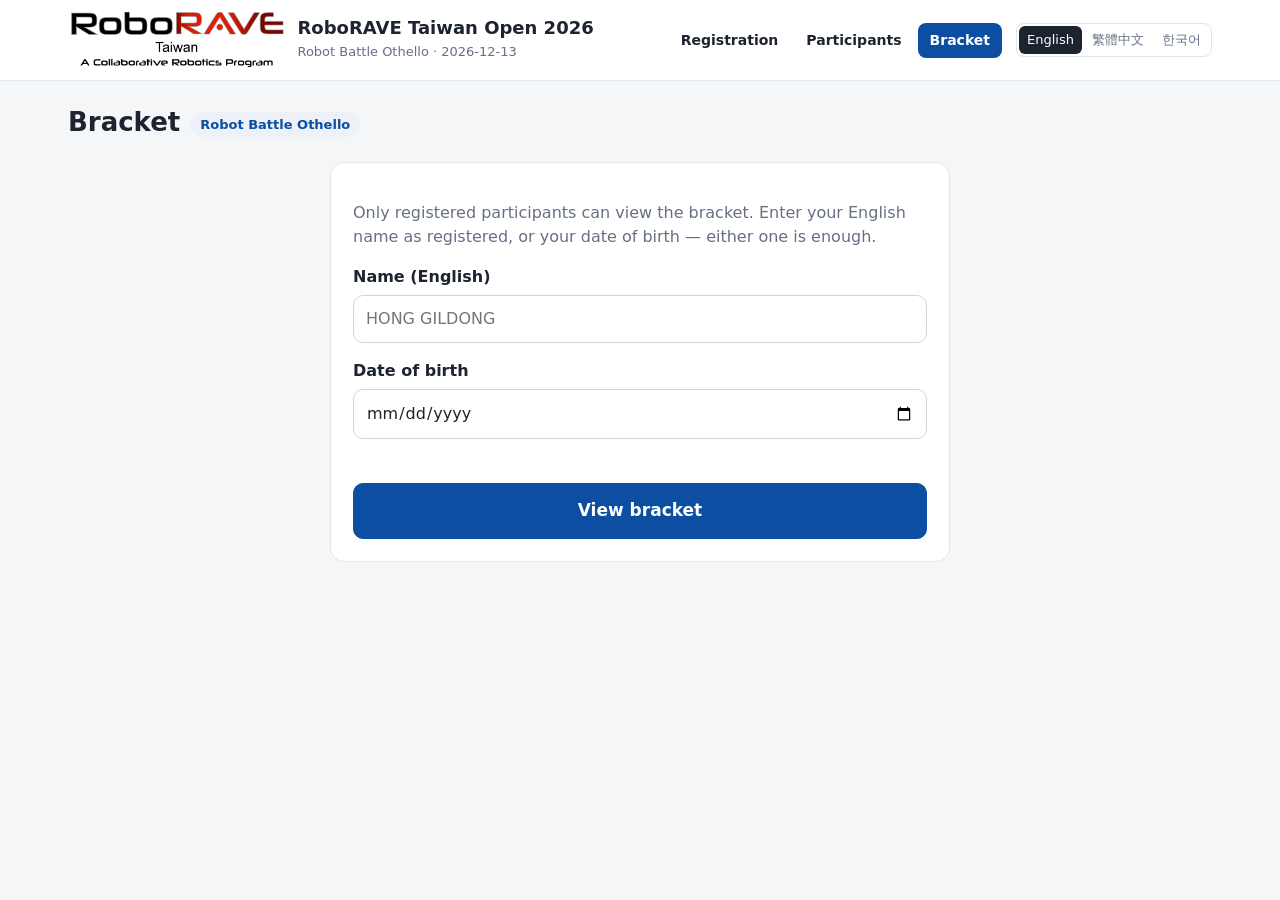
<file: bracket.html>
<!DOCTYPE html>
<html lang="en">
<head>
<meta charset="utf-8">
<meta name="viewport" content="width=device-width, initial-scale=1">
<title>Bracket · Robot Battle Othello · RoboRAVE Taiwan Open 2026</title>
<link rel="icon" href="logo.png">
<link rel="stylesheet" href="style.css">
</head>
<body>
<header class="top"></header>
<main>
  <div id="demoBanner" class="banner" hidden data-t="Demo mode — data is saved only in this browser."></div>
  <div class="hero"><h1 data-t="Bracket"></h1><span class="chip" data-t="Robot Battle Othello"></span><span class="count" id="upd"></span></div>
  <div class="card narrow" id="gate" hidden>
    <p class="muted"><span data-t="Only registered participants can view the bracket."></span> <span data-t="Enter your English name as registered, or your date of birth — either one is enough."></span></p>
    <form id="gf" novalidate>
      <label class="f" for="gname" data-t="Name (English)"></label>
      <input type="text" id="gname" placeholder="HONG GILDONG" autocapitalize="characters" spellcheck="false" maxlength="60" autocomplete="off">
      <label class="f" for="gdob" data-t="Date of birth"></label>
      <input type="date" id="gdob">
      <div class="err" id="gerr" role="alert"></div>
      <button class="btn pri big" type="submit" id="ggo" data-t="View bracket"></button>
    </form>
  </div>
  <div id="meBar" class="toolbar" hidden></div>
  <div class="divtabs" id="divtabs"></div>
  <div id="view"></div>
</main>
<script src="config.js"></script>
<script src="ot.js"></script>
<script>
(function(){
  const $ = s => document.querySelector(s), t = OT.t;
  document.documentElement.lang = OT.lang === 'zh' ? 'zh-Hant' : OT.lang;
  OT.header('Bracket'); OT.applyI18n();
  $('#demoBanner').hidden = !OT.demo;
  const q = new URLSearchParams(location.search);
  let div = q.get('div') === 'senior' ? 'senior' : 'junior', S = null;
  let cred = null; try { cred = JSON.parse(sessionStorage.getItem('ot.me') || 'null'); } catch (e) {}
  const stamp = () => { $('#upd').textContent = `${t('Last update')} ${new Date().toLocaleTimeString()} · ${t('Auto-refresh every 20 s')}`; };
  function tabs() {
    $('#divtabs').innerHTML = ['junior', 'senior'].map(d => {
      const n = S ? S.participants.filter(p => p.division === d).length : 0;
      return `<button class="btn sm ${d === div ? 'pri' : ''}" data-d="${d}">${OT.esc(t(d === 'junior' ? 'Junior' : 'Senior'))} (${n})</button>`;
    }).join('');
  }
  $('#divtabs').onclick = e => { const b = e.target.closest('[data-d]'); if (!b) return; div = b.dataset.d; const u = new URL(location.href); u.searchParams.set('div', div); history.replaceState(null, '', u); render(); };
  function render() {
    const signed = !!(S && S.me);
    $('#gate').hidden = signed; $('#meBar').hidden = !signed;
    if (!signed) { $('#divtabs').innerHTML = ''; $('#view').innerHTML = ''; return; }
    const me = S.me;
    $('#meBar').innerHTML = `<span>${OT.esc(t('Signed in as'))}: <b>${OT.flag(me.nationality)} ${OT.esc(me.name)}</b> · ${OT.esc(me.id)} · ${OT.esc(t(me.division === 'junior' ? 'Junior' : 'Senior'))}${(S.mine || []).length > 1 ? ' ' + OT.esc(t('and {0} more', S.mine.length - 1)) : ''}</span><button class="btn sm" id="out">${OT.esc(t('Sign out'))}</button>`;
    $('#out').onclick = () => { sessionStorage.removeItem('ot.me'); cred = null; S = null; render(); };
    if (!S.settings || !S.settings.bracket_public) {
      $('#divtabs').innerHTML = '';
      $('#view').innerHTML = `<div class="card" style="text-align:center;padding:40px 20px"><h2 style="margin-bottom:8px">${OT.esc(t('The bracket will be published on the competition day.'))}</h2>` +
        `<p class="muted">${OT.esc(t('Competition day'))}: ${OT.esc(OT.C.DATE || '')} · ${OT.esc(t('Registered'))}: ${S.count}</p></div>`;
      stamp(); return;
    }
    tabs();
    const P = new Map(S.participants.map(p => [p.id, p])), names = (S.mine || [me.id]).map(id => (P.get(id) || {}).name).filter(Boolean);
    const rx = names.length ? new RegExp(`(${names.map(n => OT.esc(n).replace(/[.*+?^${}()|[\]\\]/g, '\\$&')).join('|')})`, 'g') : null;
    $('#view').innerHTML = rx ? OT.renderDivision(div, S, {}).replace(rx, '<mark>$1</mark>') : OT.renderDivision(div, S, {});
    stamp();
  }
  async function load() {
    if (!cred) { S = null; render(); return; }
    try { const r = await OT.api.view(cred); if (r && r.ok) { S = r; if (!q.get('div') && r.me) div = r.me.division; } else { sessionStorage.removeItem('ot.me'); cred = null; S = null; } render(); } catch (e) {}
  }
  $('#gf').onsubmit = async e => {
    e.preventDefault();
    const name = OT.normName($('#gname').value), dob = $('#gdob').value;
    if (!name && $('#gname').value.trim()) { $('#gerr').textContent = t('Please enter the name in English letters.'); return; }
    if (!name && !dob) { $('#gerr').textContent = t('Enter your name or date of birth.'); return; }
    $('#gerr').textContent = ''; $('#ggo').disabled = true;
    try {
      const r = await OT.api.view({ name, dob });
      if (r && r.ok) { cred = { name, dob }; sessionStorage.setItem('ot.me', JSON.stringify(cred)); S = r; div = r.me.division; render(); }
      else $('#gerr').textContent = t('No registration matches this name or date of birth.');
    } catch (x) { $('#gerr').textContent = t('Could not send. Please try again.'); }
    $('#ggo').disabled = false;
  };
  load(); setInterval(() => { if (cred) load(); }, 20000);
  window.addEventListener('storage', () => { if (cred) load(); });
})();
</script>
</body>
</html>
</file>
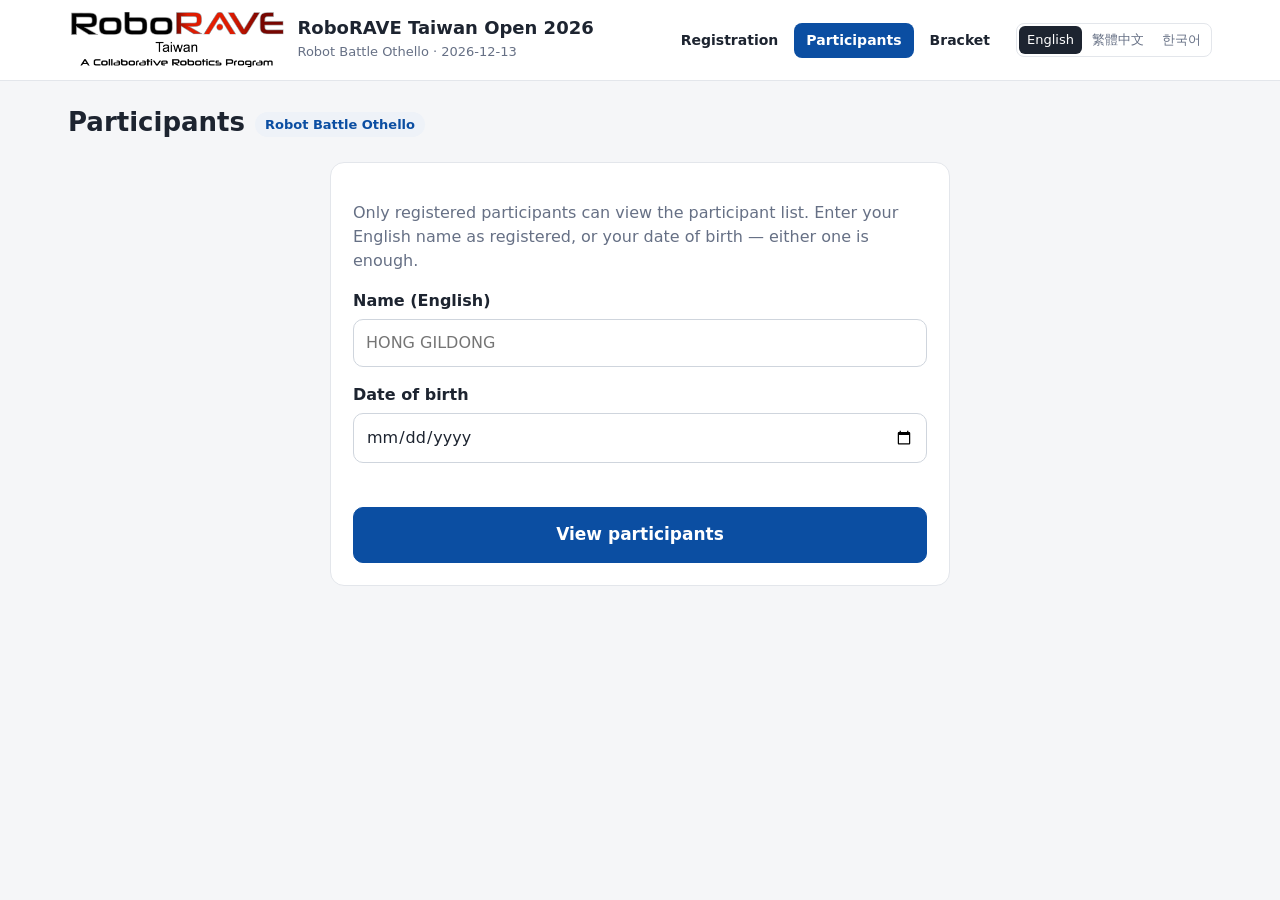
<file: participants.html>
<!DOCTYPE html>
<html lang="en">
<head>
<meta charset="utf-8">
<meta name="viewport" content="width=device-width, initial-scale=1">
<title>Participants · Robot Battle Othello · RoboRAVE Taiwan Open 2026</title>
<link rel="icon" href="logo.png">
<link rel="stylesheet" href="style.css">
<style>
  table.pl{width:100%;border-collapse:collapse;font-size:15px}
  table.pl th,table.pl td{padding:8px 6px;border-bottom:1px solid var(--line);text-align:left}
  table.pl th{color:var(--mute);font-weight:600;font-size:12px}
  table.pl td.n{color:var(--mute);width:36px;text-align:center}
  table.pl tr.me td{background:#fff8d6}
  .pill{display:inline-block;font-size:12px;padding:1px 8px;border-radius:10px;background:#eef1f5;color:var(--mute)}
  .pill.ok{background:#e3f6ea;color:#16794a}
  .plh{display:flex;align-items:baseline;gap:10px;margin:18px 0 6px}
  .plh h2{margin:0}
</style>
</head>
<body>
<header class="top"></header>
<main>
  <div id="demoBanner" class="banner" hidden data-t="Demo mode — data is saved only in this browser."></div>
  <div class="hero"><h1 data-t="Participants"></h1><span class="chip" data-t="Robot Battle Othello"></span><span class="count" id="upd"></span></div>
  <div class="card narrow" id="gate" hidden>
    <p class="muted"><span data-t="Only registered participants can view the participant list."></span> <span data-t="Enter your English name as registered, or your date of birth — either one is enough."></span></p>
    <form id="gf" novalidate>
      <label class="f" for="gname" data-t="Name (English)"></label>
      <input type="text" id="gname" placeholder="HONG GILDONG" autocapitalize="characters" spellcheck="false" maxlength="60" autocomplete="off">
      <label class="f" for="gdob" data-t="Date of birth"></label>
      <input type="date" id="gdob">
      <div class="err" id="gerr" role="alert"></div>
      <button class="btn pri big" type="submit" id="ggo" data-t="View participants"></button>
    </form>
  </div>
  <div id="meBar" class="toolbar" hidden></div>
  <div id="view"></div>
</main>
<script src="config.js"></script>
<script src="ot.js"></script>
<script>
(function(){
  const $ = s => document.querySelector(s), t = OT.t, esc = OT.esc;
  document.documentElement.lang = OT.lang === 'zh' ? 'zh-Hant' : OT.lang;
  OT.header('Participants'); OT.applyI18n();
  $('#demoBanner').hidden = !OT.demo;
  let S = null, cred = null;
  try { cred = JSON.parse(sessionStorage.getItem('ot.me') || 'null'); } catch (e) {}
  const divName = d => t(d === 'junior' ? 'Junior' : 'Senior');
  const mine = () => (S && (S.mine || (S.me ? [S.me.id] : []))) || [];
  const meLine = () => { const M = mine(), P = new Map(S.participants.map(p => [p.id, p])), me = S.me, more = M.length - 1;
    return `<b>${OT.flag(me.nationality)} ${esc(me.name)}</b> · ${esc(me.id)} · ${esc(divName(me.division))}${more > 0 ? ' ' + esc(t('and {0} more', more)) + ' (' + M.slice(1).map(id => esc((P.get(id) || {}).name || id)).join(', ') + ')' : ''}`; };
  function table(d) {
    const L = S.participants.filter(p => p.division === d).sort((a, b) => String(a.id).localeCompare(String(b.id)));
    let h = `<div class="plh"><h2>${esc(divName(d))}</h2><span class="count">${L.length}</span></div>`;
    if (!L.length) return h + `<div class="card muted">${esc(t('No participants yet.'))}</div>`;
    return h + `<div class="card" style="padding:4px 12px"><table class="pl"><thead><tr><th></th><th>${esc(t('Registration number'))}</th><th>${esc(t('Name'))}</th><th>${esc(t('Nationality'))}</th><th>${esc(t('Status'))}</th></tr></thead><tbody>` +
      L.map((p, i) => `<tr class="${mine().includes(p.id) ? 'me' : ''}"><td class="n">${i + 1}</td><td>${esc(p.id)}</td><td><b>${esc(p.name)}</b></td><td>${OT.flag(p.nationality)} ${esc(OT.countryName(p.nationality) || p.nat_name || p.nationality)}</td>` +
        `<td><span class="pill ${p.status === 'checked-in' ? 'ok' : ''}">${esc(t(p.status))}</span></td></tr>`).join('') + `</tbody></table></div>`;
  }
  function render() {
    const signed = !!(S && S.me);
    $('#gate').hidden = signed; $('#meBar').hidden = !signed;
    if (!signed) { $('#view').innerHTML = ''; $('#upd').textContent = ''; return; }
    const me = S.me;
    $('#meBar').innerHTML = `<span>${esc(t('Signed in as'))}: ${meLine()}</span><button class="btn sm" id="out">${esc(t('Sign out'))}</button>`;
    $('#out').onclick = () => { sessionStorage.removeItem('ot.me'); cred = null; S = null; render(); };
    const order = me.division === 'senior' ? ['senior', 'junior'] : ['junior', 'senior'];
    $('#view').innerHTML = `<p class="muted">${esc(t('Your name is highlighted. If anything is wrong, contact the organizer.'))} · ${esc(t('Total'))} ${S.participants.length}</p>` + order.map(table).join('');
    $('#upd').textContent = `${t('Last update')} ${new Date().toLocaleTimeString()}`;
  }
  async function load() {
    if (!cred) { S = null; render(); return; }
    try { const r = await OT.api.view(cred); if (r && r.ok) S = r; else { sessionStorage.removeItem('ot.me'); cred = null; S = null; } render(); } catch (e) {}
  }
  $('#gf').onsubmit = async e => {
    e.preventDefault();
    const name = OT.normName($('#gname').value), dob = $('#gdob').value;
    if (!name && $('#gname').value.trim()) { $('#gerr').textContent = t('Please enter the name in English letters.'); return; }
    if (!name && !dob) { $('#gerr').textContent = t('Enter your name or date of birth.'); return; }
    $('#gerr').textContent = ''; $('#ggo').disabled = true;
    try {
      const r = await OT.api.view({ name, dob });
      if (r && r.ok) { cred = { name, dob }; sessionStorage.setItem('ot.me', JSON.stringify(cred)); S = r; render(); }
      else $('#gerr').textContent = t('No registration matches this name or date of birth.');
    } catch (x) { $('#gerr').textContent = t('Could not send. Please try again.'); }
    $('#ggo').disabled = false;
  };
  load(); setInterval(() => { if (cred) load(); }, 60000);
})();
</script>
</body>
</html>
</file>
<file: style.css>
:root{--blue:#0b4ea2;--red:#d7141a;--ink:#1d2430;--mute:#667085;--line:#e3e6eb;--bg:#f5f6f8;--card:#fff;--ok:#12805c;--warn:#b54708}
*{box-sizing:border-box}
[hidden]{display:none!important}
body{margin:0;font-family:system-ui,-apple-system,"Segoe UI","Noto Sans TC","Noto Sans KR",sans-serif;color:var(--ink);background:var(--bg);line-height:1.5}
a{color:var(--blue)}
header.top{background:#fff;border-bottom:1px solid var(--line)}
header.top .in{max-width:1180px;margin:0 auto;padding:12px 18px;display:flex;align-items:center;gap:14px;flex-wrap:wrap}
.logo{height:56px;width:auto;display:block}
.brand{display:flex;align-items:center;gap:12px;min-width:0}
.brand .tx b{display:block;font-size:18px;line-height:1.2}
.brand .tx span{color:var(--mute);font-size:13px}
nav.tabs{display:flex;gap:4px;margin-left:auto;flex-wrap:wrap}
nav.tabs a{padding:7px 12px;border-radius:8px;text-decoration:none;color:var(--ink);font-weight:600;font-size:14px}
nav.tabs a.on{background:var(--blue);color:#fff}
.langs{display:flex;gap:2px;border:1px solid var(--line);border-radius:8px;padding:2px}
.langs button{border:0;background:none;padding:4px 8px;border-radius:6px;cursor:pointer;font:inherit;font-size:13px;color:var(--mute)}
.langs button.on{background:var(--ink);color:#fff}
main{max-width:1180px;margin:0 auto;padding:22px 18px 60px}
.card{background:var(--card);border:1px solid var(--line);border-radius:14px;padding:22px}
.narrow{max-width:620px;margin:0 auto}
h1{font-size:26px;margin:0 0 4px}
h2{font-size:20px;margin:0 0 12px}
h3{font-size:17px;margin:22px 0 10px}
h4{margin:0 0 8px;font-size:15px}
.muted{color:var(--mute)}
.hero{display:flex;gap:10px;align-items:center;margin-bottom:16px;flex-wrap:wrap}
.chip{display:inline-block;padding:3px 10px;border-radius:99px;background:#eef2f8;color:var(--blue);font-size:13px;font-weight:600}
label.f{display:block;margin:16px 0 6px;font-weight:600}
input[type=text],input[type=date],input[type=password],input[type=number],select,textarea{width:100%;padding:11px 12px;border:1px solid #cfd5dd;border-radius:10px;font:inherit;background:#fff;color:var(--ink)}
input:focus,select:focus{outline:2px solid #9ec0ef;border-color:var(--blue)}
.hint{font-size:13px;color:var(--mute);margin-top:4px}
.seg{display:grid;grid-template-columns:1fr 1fr;gap:8px}
.seg label{border:1px solid #cfd5dd;border-radius:10px;padding:11px 12px;cursor:pointer;display:flex;gap:8px;align-items:center;font-weight:500}
.seg input{margin:0}
.seg label:has(input:checked){border-color:var(--blue);background:#eef4fc}
.agree{display:flex;gap:10px;align-items:flex-start;margin-top:18px;font-size:14px}
.agree input{margin-top:4px}
.btn{display:inline-flex;align-items:center;justify-content:center;gap:6px;border:1px solid #cfd5dd;background:#fff;color:var(--ink);border-radius:10px;padding:9px 14px;font:inherit;font-weight:600;cursor:pointer;text-decoration:none}
.btn:hover{background:#f2f4f7}
.btn.pri{background:var(--blue);border-color:var(--blue);color:#fff}
.btn.pri:hover{background:#093f84}
.btn.red{background:var(--red);border-color:var(--red);color:#fff}
.btn.sm{padding:5px 9px;font-size:13px;border-radius:8px}
.btn:disabled{opacity:.5;cursor:default}
.btn.big{width:100%;padding:14px;font-size:17px;margin-top:20px}
.err{color:var(--red);font-size:14px;margin-top:10px;min-height:1em}
.ok-box{text-align:center;padding:10px 0}
.ok-box .id{font-size:40px;font-weight:800;letter-spacing:.04em;color:var(--blue);margin:8px 0}
.banner{background:#fff4e5;border:1px solid #f9d9a8;color:var(--warn);padding:8px 12px;border-radius:10px;font-size:13px;margin-bottom:14px}
.links{display:flex;gap:8px;flex-wrap:wrap;margin-top:16px}
.count{font-size:14px;color:var(--mute)}
/* bracket */
.divtabs{display:flex;gap:6px;margin:4px 0 6px}
.groups{display:grid;grid-template-columns:repeat(auto-fill,minmax(330px,1fr));gap:14px}
.group{background:#fff;border:1px solid var(--line);border-radius:12px;padding:12px}
table.st{width:100%;border-collapse:collapse;font-size:14px;margin-bottom:8px}
table.st th,table.st td{padding:5px 4px;text-align:center;border-bottom:1px solid var(--line)}
table.st th{color:var(--mute);font-weight:600;font-size:12px}
table.st .l{text-align:left}
table.st tr.adv td{background:#eefaf3}
.gm{display:grid;gap:6px}
.bracket{display:flex;gap:18px;overflow-x:auto;padding-bottom:8px}
.bracket .col{min-width:230px;display:flex;flex-direction:column}
.bracket .ms{display:flex;flex-direction:column;justify-content:space-around;gap:12px;flex:1}
.rn{font-size:12px;font-weight:700;color:var(--mute);text-transform:uppercase;letter-spacing:.04em;margin-bottom:6px}
.match{background:#fff;border:1px solid var(--line);border-radius:10px;overflow:hidden;position:relative;font-size:14px}
.match.clickable{cursor:pointer}
.match.clickable:hover{border-color:var(--blue)}
.match.is-live{border-color:var(--red);box-shadow:0 0 0 2px #fbd5d6}
.match .side{display:flex;justify-content:space-between;gap:8px;padding:6px 10px;border-left:4px solid transparent}
.match .side.red{border-left-color:var(--red)}
.match .side.blue{border-left-color:var(--blue);border-top:1px solid var(--line)}
.match .side.win{font-weight:700;background:#f3f8ff}
.match .side.empty .nm{color:#a3aab5}
.match .sc{font-variant-numeric:tabular-nums;font-weight:700;min-width:1.5em;text-align:right}
.match .ft{display:flex;justify-content:space-between;gap:6px;padding:1px 8px 3px;font-size:11px;color:var(--mute);border-top:1px solid var(--line);background:#fafbfc}
.match .ft .live,.match .ft .meth{margin-left:auto}
.match .when{font-variant-numeric:tabular-nums;font-weight:600;color:#475467}
.match .live{color:var(--red);font-weight:700}
.ph{color:#8a94a3;font-style:italic}
.third{margin-top:16px;max-width:260px}
.podium{background:#fff;border:1px solid var(--line);border-radius:12px;padding:12px 16px;margin-bottom:8px}
.podium h3{margin:0 0 6px}
.podium ol{list-style:none;padding:0;margin:0;display:flex;gap:18px;flex-wrap:wrap;font-size:16px}
.podium li.p1{font-weight:800}
@media (max-width:640px){.logo{height:44px}.seg{grid-template-columns:1fr}nav.tabs{margin-left:0}}
mark{background:#fff1a8;color:inherit;padding:0 2px;border-radius:3px}

@media print{
  header.top,#sub,#app>.toolbar,#sec-participants>.toolbar,#sec-participants h3,#sec-participants h3+.toolbar,#demoBanner,.banner{display:none!important}
  #plTable td:last-child,#plTable th:last-child{display:none}
  #plTable input,#plTable select{border:0;background:none;appearance:none;-webkit-appearance:none;font:inherit;padding:0;color:#000}
  body{background:#fff}
}
@media print{
  body.print-mt main>*:not(#app),body.print-mt #app>*:not(#sec-schedule),body.print-mt #sec-schedule>.card:first-child,body.print-mt #sec-schedule .toolbar{display:none!important}
  body.print-mt #mtTable input{border:0;background:none;font:inherit;padding:0;color:#000;-webkit-appearance:none;appearance:none}
}
table.sched{width:100%;border-collapse:collapse;font-size:15px}
table.sched td{padding:8px 6px;border-bottom:1px solid var(--line)}
table.sched td.tm{white-space:nowrap;font-variant-numeric:tabular-nums;color:#475467;width:1%;padding-right:16px}
table.sched tr.now td{background:#eefaf3;font-weight:700}
.nowtag{display:inline-block;font-size:11px;background:#16794a;color:#fff;border-radius:8px;padding:1px 7px;margin-left:6px;vertical-align:middle}
</file>
